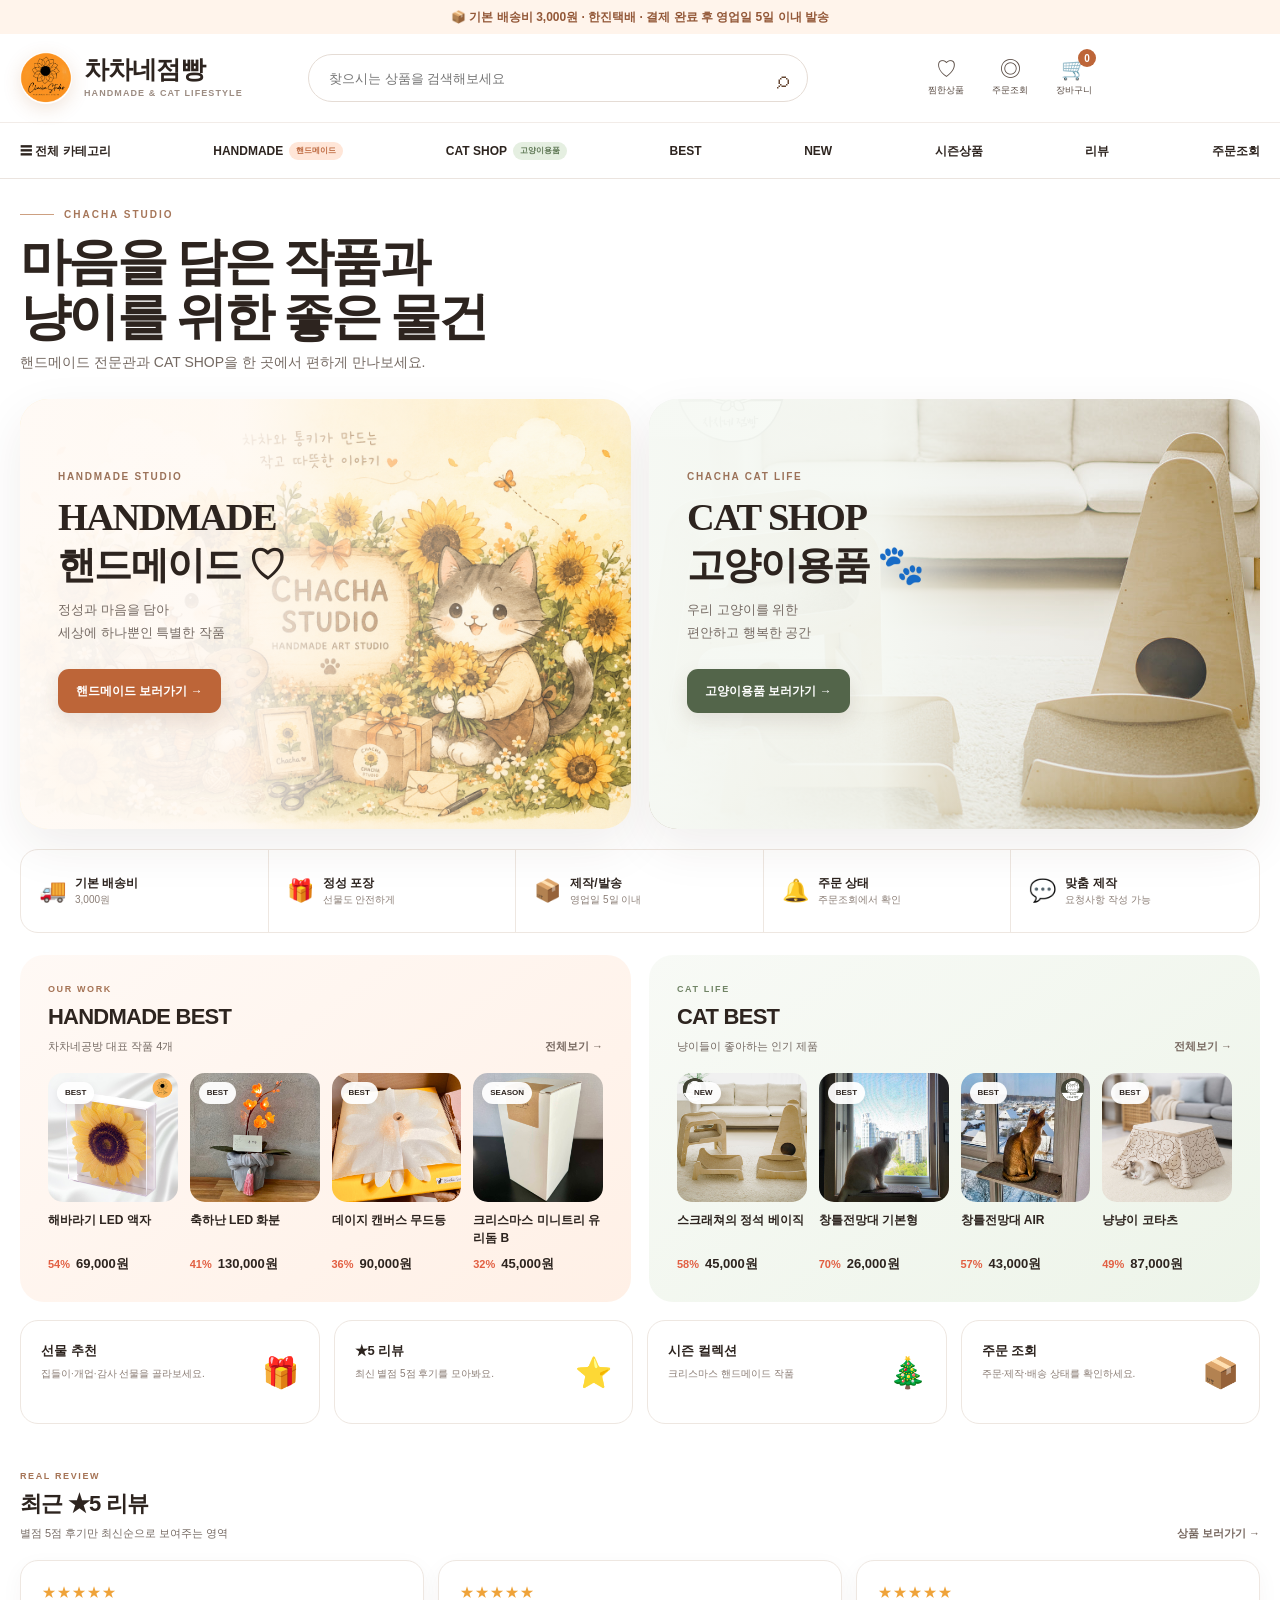
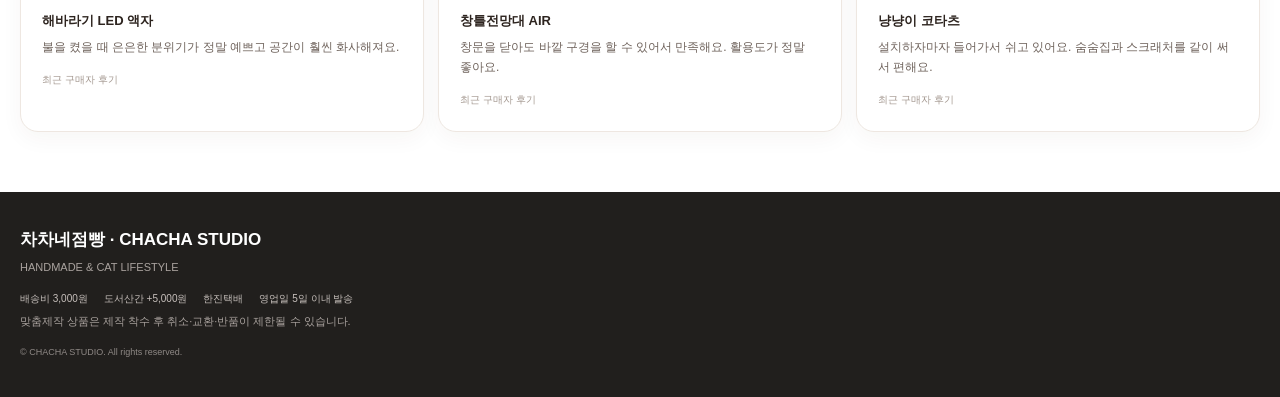
<file: index.html>
<!doctype html><html lang="ko"><head><meta charset="UTF-8"><meta name="viewport" content="width=device-width,initial-scale=1,viewport-fit=cover"><meta name="theme-color" content="#fffaf6"><meta name="description" content="차차네점빵 - 핸드메이드 작품과 고양이용품을 한 곳에서"><title>차차네점빵 | CHACHA STUDIO</title><link rel="stylesheet" href="style.css"></head><body data-page="home">
<div class="top-notice" id="siteNotice">📦 기본 배송비 3,000원 · 한진택배 · 결제 완료 후 영업일 5일 이내 발송</div>
<header class="site-header"><div class="header-main wrap"><a class="brand" href="index.html"><img src="images/logo.PNG" alt="CHACHA STUDIO 로고"><div><strong>차차네점빵</strong><span>HANDMADE & CAT LIFESTYLE</span></div></a><form class="search-box" action="shop.html"><input name="q" type="search" placeholder="찾으시는 상품을 검색해보세요"><button type="submit" aria-label="검색">⌕</button></form><div class="header-actions"><a href="shop.html" class="header-action"><span>♡</span><small>찜한상품</small></a><a href="order-status.html" class="header-action"><span>◎</span><small>주문조회</small></a><a href="order.html" class="header-action cart-link"><span>🛒</span><b class="cart-count">0</b><small>장바구니</small></a><button class="mobile-menu-button" type="button" aria-label="메뉴">☰</button></div></div><nav class="main-nav" id="mainNav"><div class="wrap nav-inner"><a href="shop.html">☰ 전체 카테고리</a><a href="shop.html?shop=handmade"><strong>HANDMADE</strong><span class="pill peach">핸드메이드</span></a><a href="shop.html?shop=cat"><strong>CAT SHOP</strong><span class="pill green">고양이용품</span></a><a href="shop.html?sort=best">BEST</a><a href="shop.html?sort=new">NEW</a><a href="shop.html?category=크리스마스">시즌상품</a><a href="#reviews">리뷰</a><a href="order-status.html">주문조회</a></div></nav></header>
<main><section class="home-intro wrap"><div class="intro-kicker">CHACHA STUDIO</div><h1>마음을 담은 작품과<br>냥이를 위한 좋은 물건</h1><p>핸드메이드 전문관과 CAT SHOP을 한 곳에서 편하게 만나보세요.</p></section>
<section class="dual-hero wrap"><article class="hero-card handmade-hero"><img src="images/hero-main.PNG" alt="차차네공방 해바라기 일러스트"><div class="hero-copy"><span>HANDMADE STUDIO</span><h2>HANDMADE<em>핸드메이드 ♡</em></h2><p>정성과 마음을 담아<br>세상에 하나뿐인 특별한 작품</p><a class="primary-btn handmade-btn" href="shop.html?shop=handmade">핸드메이드 보러가기 →</a></div></article><article class="hero-card cat-hero"><img src="images/cat-01-01.JPG" alt="고양이 스크래처"><div class="hero-copy"><span>CHACHA CAT LIFE</span><h2>CAT SHOP<em>고양이용품 🐾</em></h2><p>우리 고양이를 위한<br>편안하고 행복한 공간</p><a class="primary-btn cat-btn" href="shop.html?shop=cat">고양이용품 보러가기 →</a></div></article></section>
<section class="benefits wrap"><div><b>🚚</b><strong>기본 배송비</strong><span>3,000원</span></div><div><b>🎁</b><strong>정성 포장</strong><span>선물도 안전하게</span></div><div><b>📦</b><strong>제작/발송</strong><span>영업일 5일 이내</span></div><div><b>🔔</b><strong>주문 상태</strong><span>주문조회에서 확인</span></div><div><b>💬</b><strong>맞춤 제작</strong><span>요청사항 작성 가능</span></div></section>
<section class="best-sections wrap"><div class="best-panel handmade-panel"><div class="section-title-row"><div><span>OUR WORK</span><h2>HANDMADE BEST</h2><p>차차네공방 대표 작품 4개</p></div><a href="shop.html?shop=handmade">전체보기 →</a></div><div class="mini-product-grid" id="handmadeBest"></div></div><div class="best-panel cat-panel"><div class="section-title-row"><div><span>CAT LIFE</span><h2>CAT BEST</h2><p>냥이들이 좋아하는 인기 제품</p></div><a href="shop.html?shop=cat">전체보기 →</a></div><div class="mini-product-grid" id="catBest"></div></div></section>
<section class="event-grid wrap"><a href="shop.html?shop=handmade"><strong>선물 추천</strong><span>집들이·개업·감사 선물을 골라보세요.</span><b>🎁</b></a><a href="#reviews"><strong>★5 리뷰</strong><span>최신 별점 5점 후기를 모아봐요.</span><b>⭐</b></a><a href="shop.html?category=크리스마스"><strong>시즌 컬렉션</strong><span>크리스마스 핸드메이드 작품</span><b>🎄</b></a><a href="order-status.html"><strong>주문 조회</strong><span>주문·제작·배송 상태를 확인하세요.</span><b>📦</b></a></section>
<section class="review-section wrap" id="reviews"><div class="section-title-row"><div><span>REAL REVIEW</span><h2>최근 ★5 리뷰</h2><p>별점 5점 후기만 최신순으로 보여주는 영역</p></div><a href="shop.html">상품 보러가기 →</a></div><div class="review-grid"><article><div class="stars">★★★★★</div><strong>해바라기 LED 액자</strong><p>불을 켰을 때 은은한 분위기가 정말 예쁘고 공간이 훨씬 화사해져요.</p><span>최근 구매자 후기</span></article><article><div class="stars">★★★★★</div><strong>창틀전망대 AIR</strong><p>창문을 닫아도 바깥 구경을 할 수 있어서 만족해요. 활용도가 정말 좋아요.</p><span>최근 구매자 후기</span></article><article><div class="stars">★★★★★</div><strong>냥냥이 코타츠</strong><p>설치하자마자 들어가서 쉬고 있어요. 숨숨집과 스크래처를 같이 써서 편해요.</p><span>최근 구매자 후기</span></article></div></section></main>
<footer class="site-footer"><div class="wrap footer-inner"><strong>차차네점빵 · CHACHA STUDIO</strong><p>HANDMADE & CAT LIFESTYLE</p><div class="footer-policy"><span>배송비 3,000원</span><span>도서산간 +5,000원</span><span>한진택배</span><span>영업일 5일 이내 발송</span></div><p>맞춤제작 상품은 제작 착수 후 취소·교환·반품이 제한될 수 있습니다.</p><small>© CHACHA STUDIO. All rights reserved.</small></div></footer><script src="products.js"></script><script src="script.js"></script></body></html>
</file>
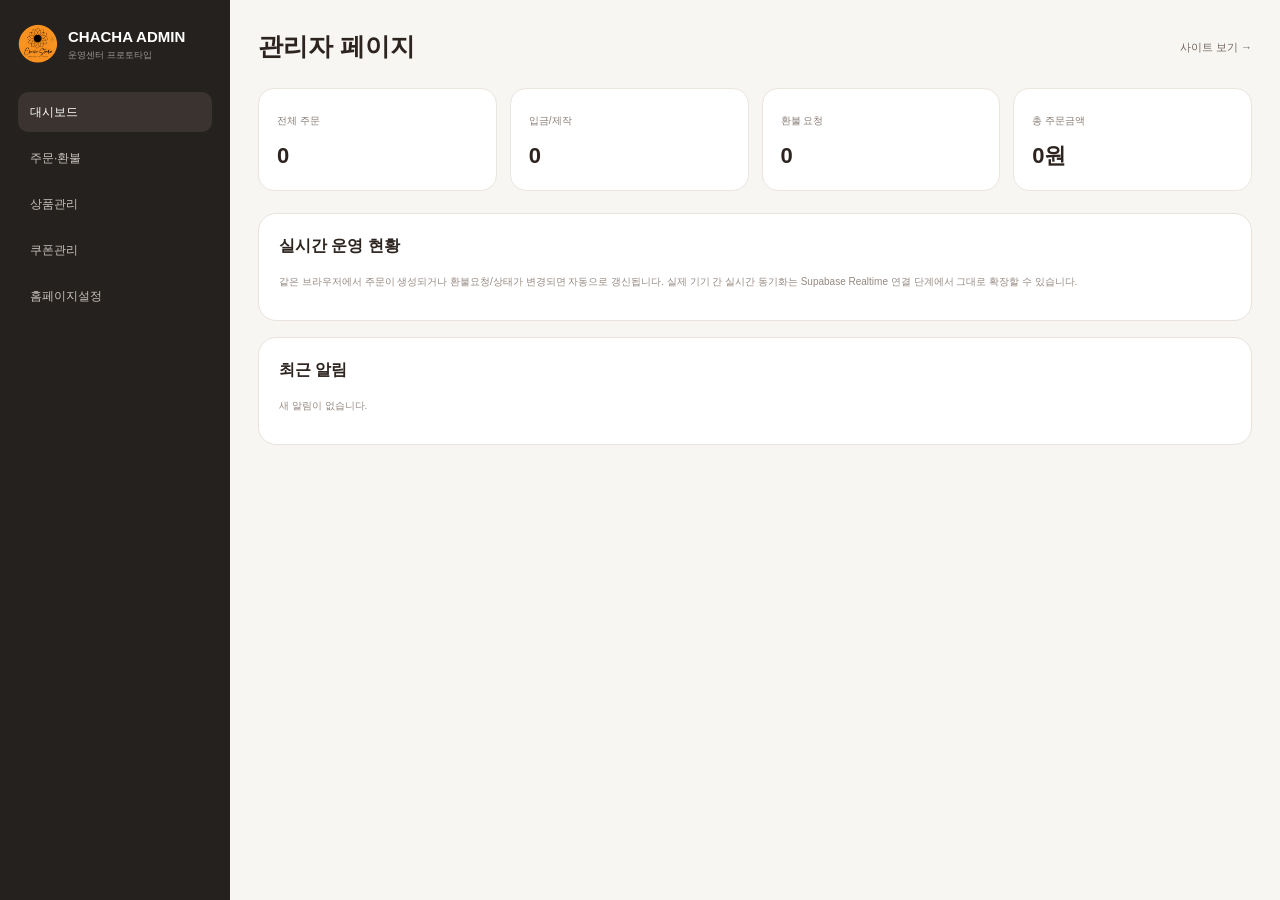
<file: admin.html>
<!doctype html><html lang="ko"><head><meta charset="UTF-8"><meta name="viewport" content="width=device-width,initial-scale=1"><title>관리자 | 차차네점빵</title><link rel="stylesheet" href="style.css"></head><body class="admin-body" data-page="admin"><div class="admin-shell"><aside class="admin-side"><div class="admin-brand"><img src="images/logo.PNG"><div><strong>CHACHA ADMIN</strong><div style="font-size:9px;color:#999">운영센터 프로토타입</div></div></div><nav id="adminNav"><button class="active" data-panel="dashboard">대시보드</button><button data-panel="orders">주문·환불</button><button data-panel="products">상품관리</button><button data-panel="coupons">쿠폰관리</button><button data-panel="settings">홈페이지설정</button></nav></aside><main class="admin-main"><div class="admin-top"><h1>관리자 페이지</h1><a href="index.html">사이트 보기 →</a></div><div class="admin-cards" id="adminStats"></div><section class="admin-panel active" id="panel-dashboard"><div class="admin-box"><h2>실시간 운영 현황</h2><p class="admin-note">같은 브라우저에서 주문이 생성되거나 환불요청/상태가 변경되면 자동으로 갱신됩니다. 실제 기기 간 실시간 동기화는 Supabase Realtime 연결 단계에서 그대로 확장할 수 있습니다.</p></div><div class="admin-box"><h2>최근 알림</h2><div id="adminAlerts"></div></div></section><section class="admin-panel" id="panel-orders"><div class="admin-box"><h2>주문 · 환불 관리</h2><div id="adminOrders"></div></div></section><section class="admin-panel" id="panel-products"><div class="admin-box"><h2>상품 관리</h2><div id="adminProducts"></div><p class="admin-note">상품명·가격·대표상품 여부를 수정할 수 있습니다. 이미지 업로드와 전체 사이트 영구 반영은 Supabase Storage 연결 후 관리자에서 처리하도록 확장합니다.</p></div></section><section class="admin-panel" id="panel-coupons"><div class="admin-box"><h2>쿠폰 만들기</h2><form class="admin-form" id="couponForm"><label>쿠폰명<input name="name" required placeholder="웰컴 쿠폰"></label><label>쿠폰코드<input name="code" required placeholder="WELCOME2000"></label><label>할인방식<select name="type"><option value="fixed">정액 할인</option><option value="percent">정률 할인</option></select></label><label>할인값<input name="value" type="number" required value="2000"></label><label>최소 주문금액<input name="min" type="number" value="0"></label><label>최대 할인금액<input name="max" type="number" value="0"></label><button>쿠폰 저장</button></form><div id="couponList"></div></div></section><section class="admin-panel" id="panel-settings"><div class="admin-box"><h2>홈페이지 설정</h2><form class="admin-form" id="settingsForm"><label class="full">상단 공지<input name="notice" placeholder="배송 및 이벤트 공지"></label><label>기본 배송비<input name="shipping" type="number" value="3000"></label><label>도서산간 추가<input name="remote" type="number" value="5000"></label><label>택배사<input name="courier" value="한진택배"></label><label>발송 안내<input name="lead" value="영업일 5일 이내 발송"></label><button>설정 저장</button></form></div></section></main></div><script src="products.js"></script><script src="script.js"></script></body></html>
</file>
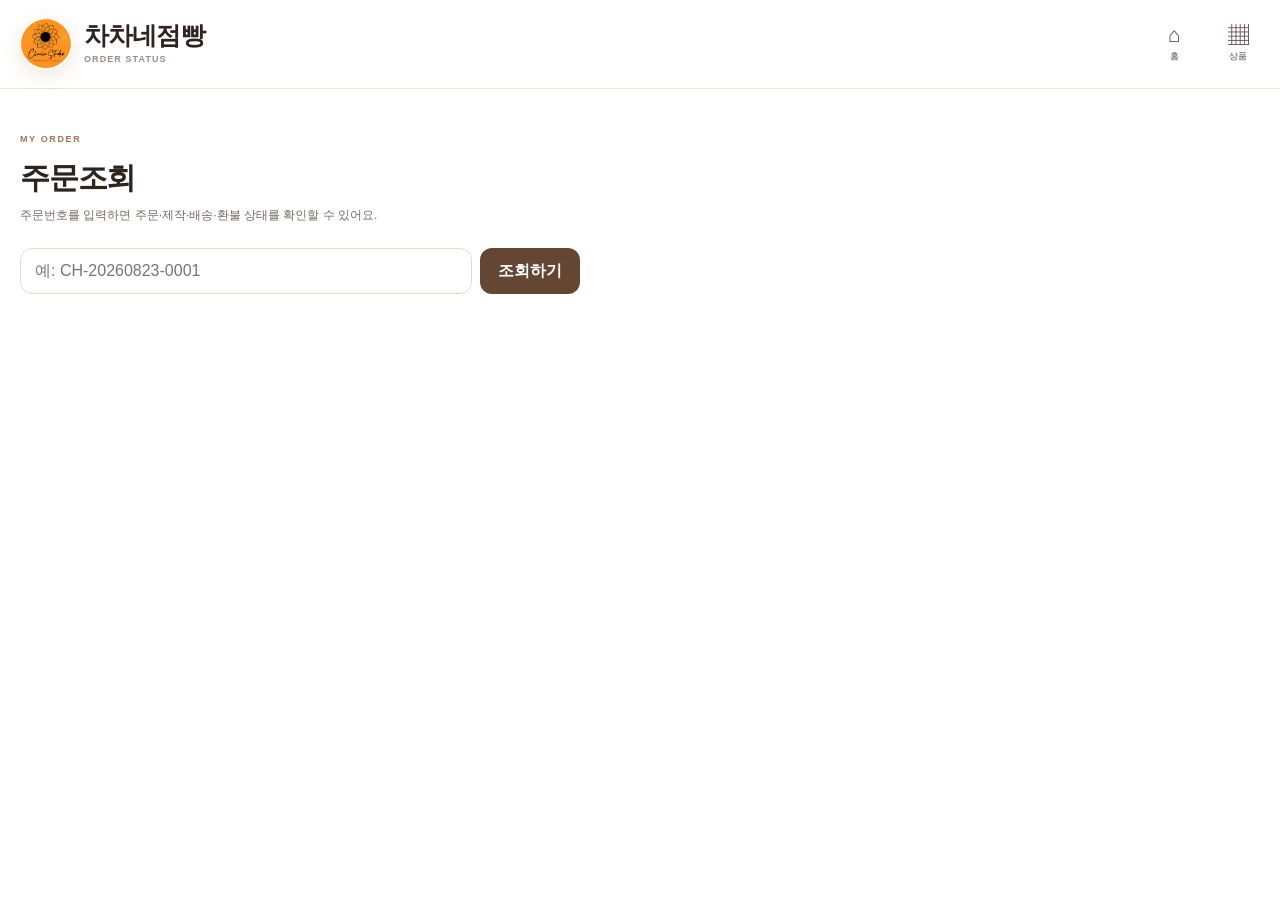
<file: order-status.html>
<!doctype html><html lang="ko"><head><meta charset="UTF-8"><meta name="viewport" content="width=device-width,initial-scale=1"><title>주문조회 | 차차네점빵</title><link rel="stylesheet" href="style.css"></head><body data-page="status"><header class="site-header simple-header"><div class="header-main wrap"><a class="brand" href="index.html"><img src="images/logo.PNG"><div><strong>차차네점빵</strong><span>ORDER STATUS</span></div></a><div></div><div class="header-actions"><a href="index.html" class="header-action"><span>⌂</span><small>홈</small></a><a href="shop.html" class="header-action"><span>▦</span><small>상품</small></a></div></div></header><main class="status-page wrap"><div class="page-heading"><span>MY ORDER</span><h1>주문조회</h1><p>주문번호를 입력하면 주문·제작·배송·환불 상태를 확인할 수 있어요.</p></div><form class="status-search" id="statusSearch"><input id="orderNoInput" placeholder="예: CH-20260823-0001"><button>조회하기</button></form><div id="statusResult"></div></main><script src="products.js"></script><script src="script.js"></script></body></html>
</file>
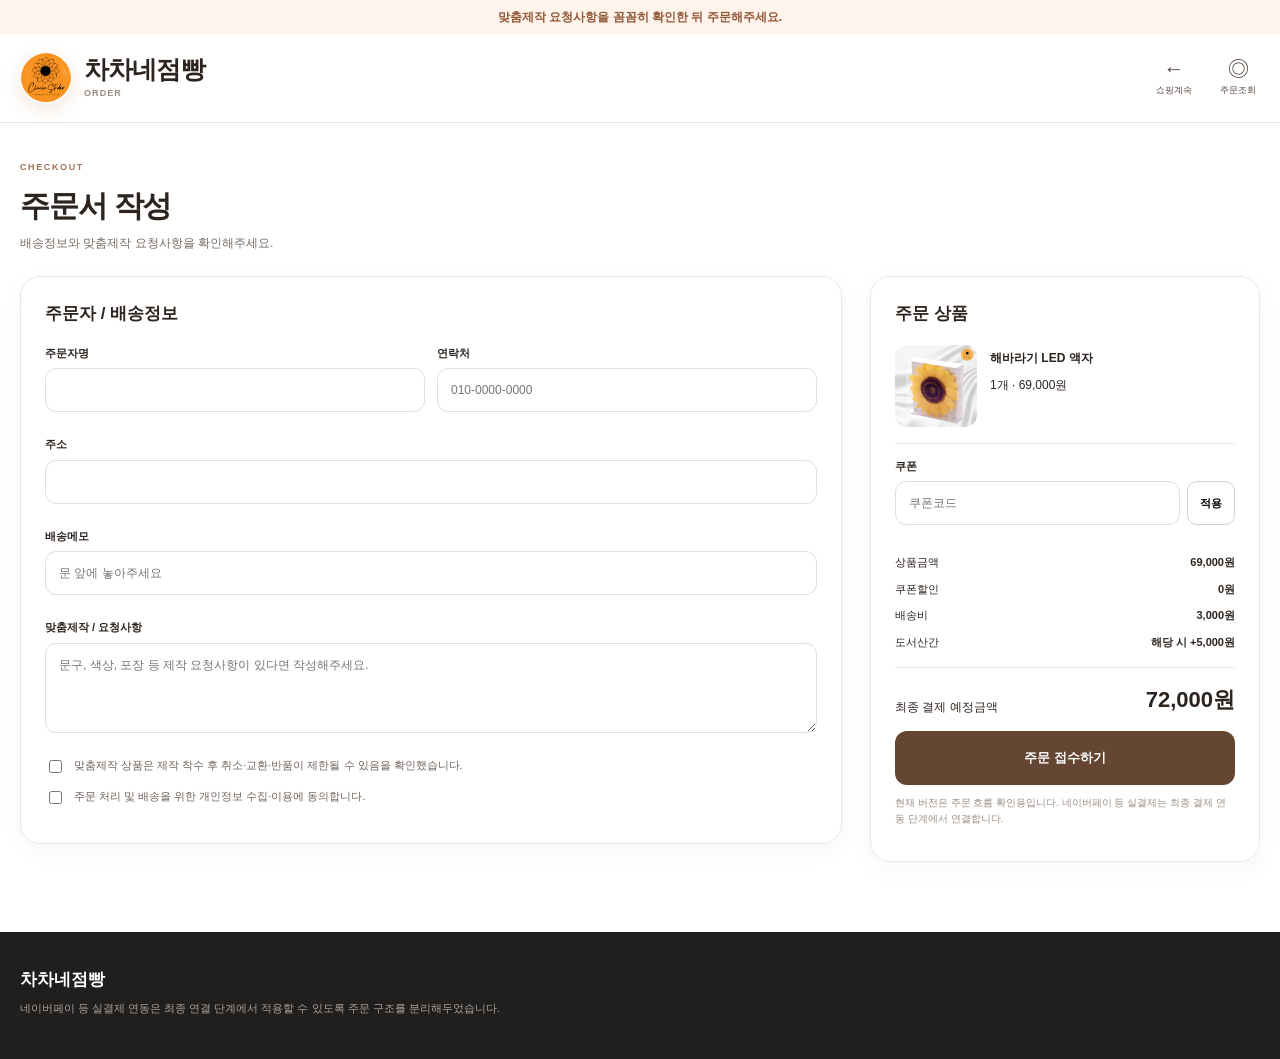
<file: order.html>
<!doctype html><html lang="ko"><head><meta charset="UTF-8"><meta name="viewport" content="width=device-width,initial-scale=1"><title>주문서 | 차차네점빵</title><link rel="stylesheet" href="style.css"></head><body data-page="order"><div class="top-notice">맞춤제작 요청사항을 꼼꼼히 확인한 뒤 주문해주세요.</div><header class="site-header simple-header"><div class="header-main wrap"><a class="brand" href="index.html"><img src="images/logo.PNG"><div><strong>차차네점빵</strong><span>ORDER</span></div></a><div></div><div class="header-actions"><a href="shop.html" class="header-action"><span>←</span><small>쇼핑계속</small></a><a href="order-status.html" class="header-action"><span>◎</span><small>주문조회</small></a></div></div></header><main class="order-page wrap" id="orderRoot"></main><footer class="site-footer"><div class="wrap footer-inner"><strong>차차네점빵</strong><p>네이버페이 등 실결제 연동은 최종 연결 단계에서 적용할 수 있도록 주문 구조를 분리해두었습니다.</p></div></footer><script src="products.js"></script><script src="script.js"></script></body></html>
</file>
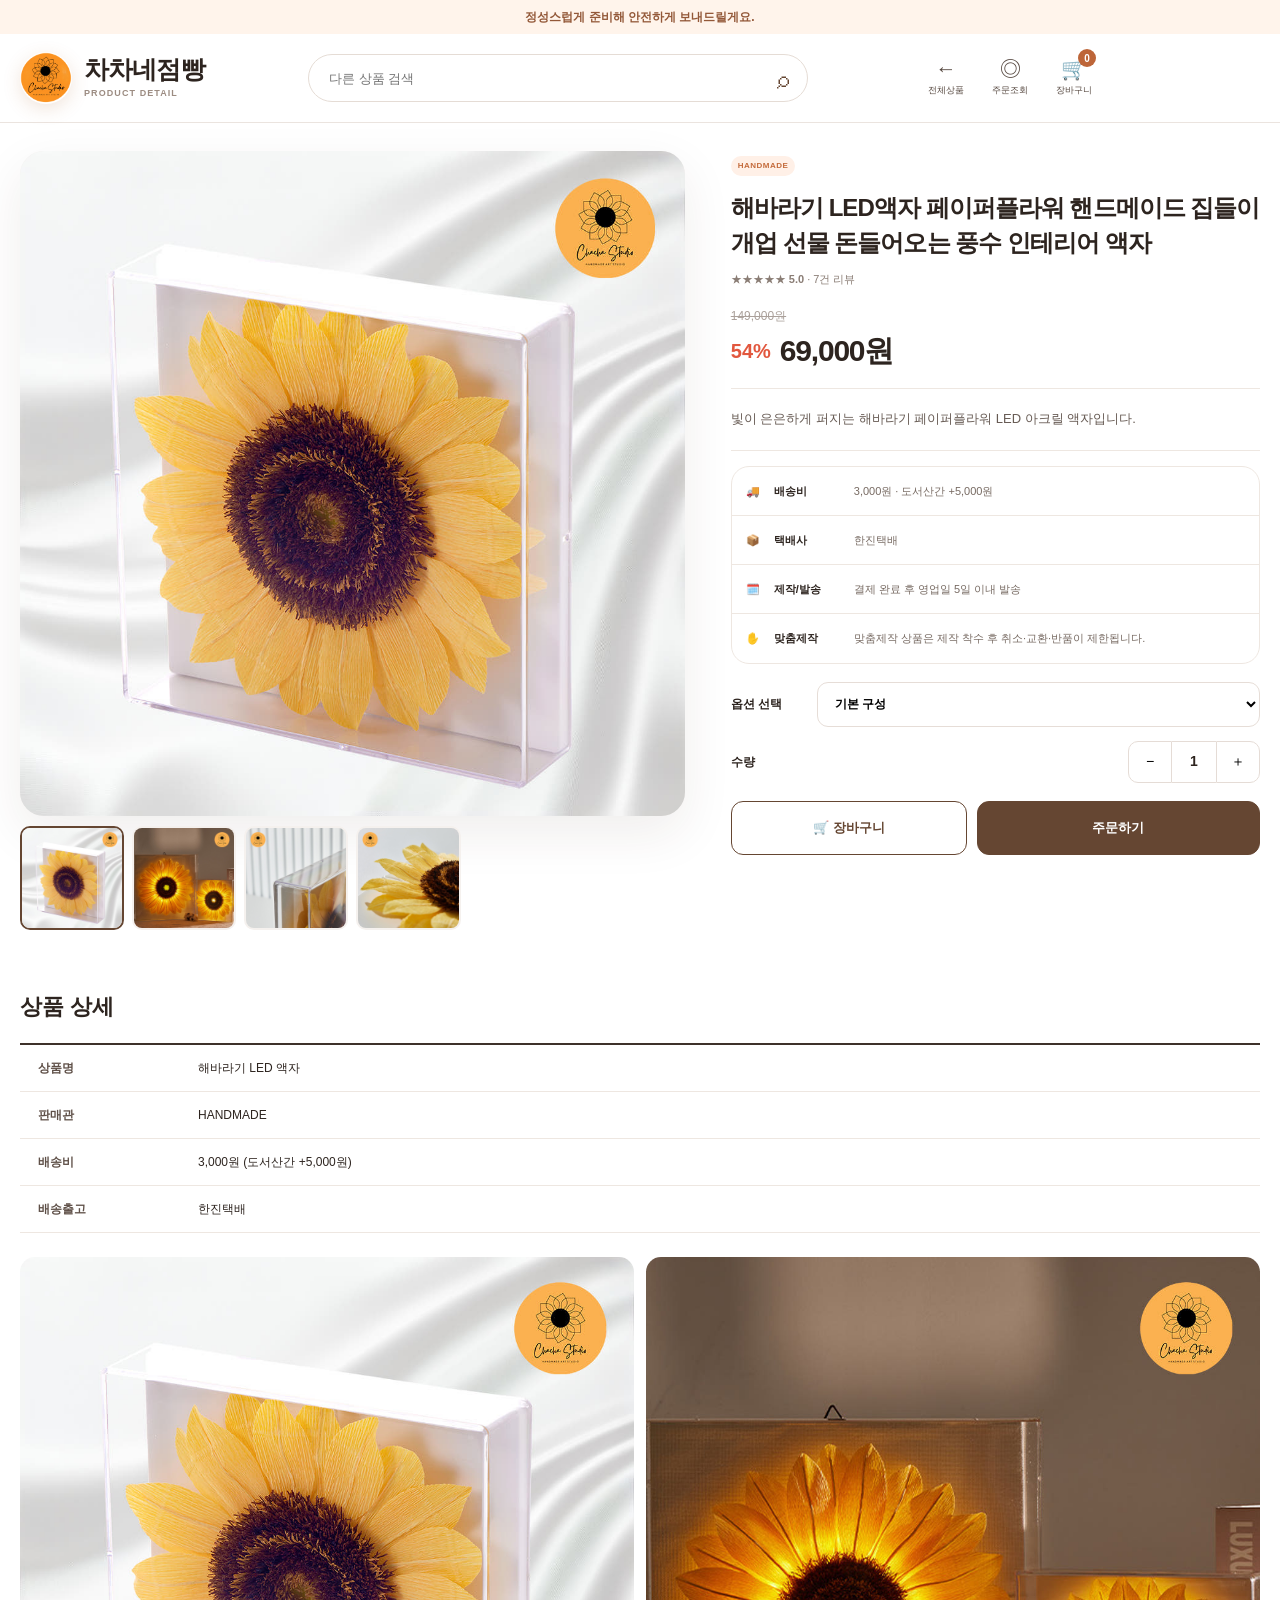
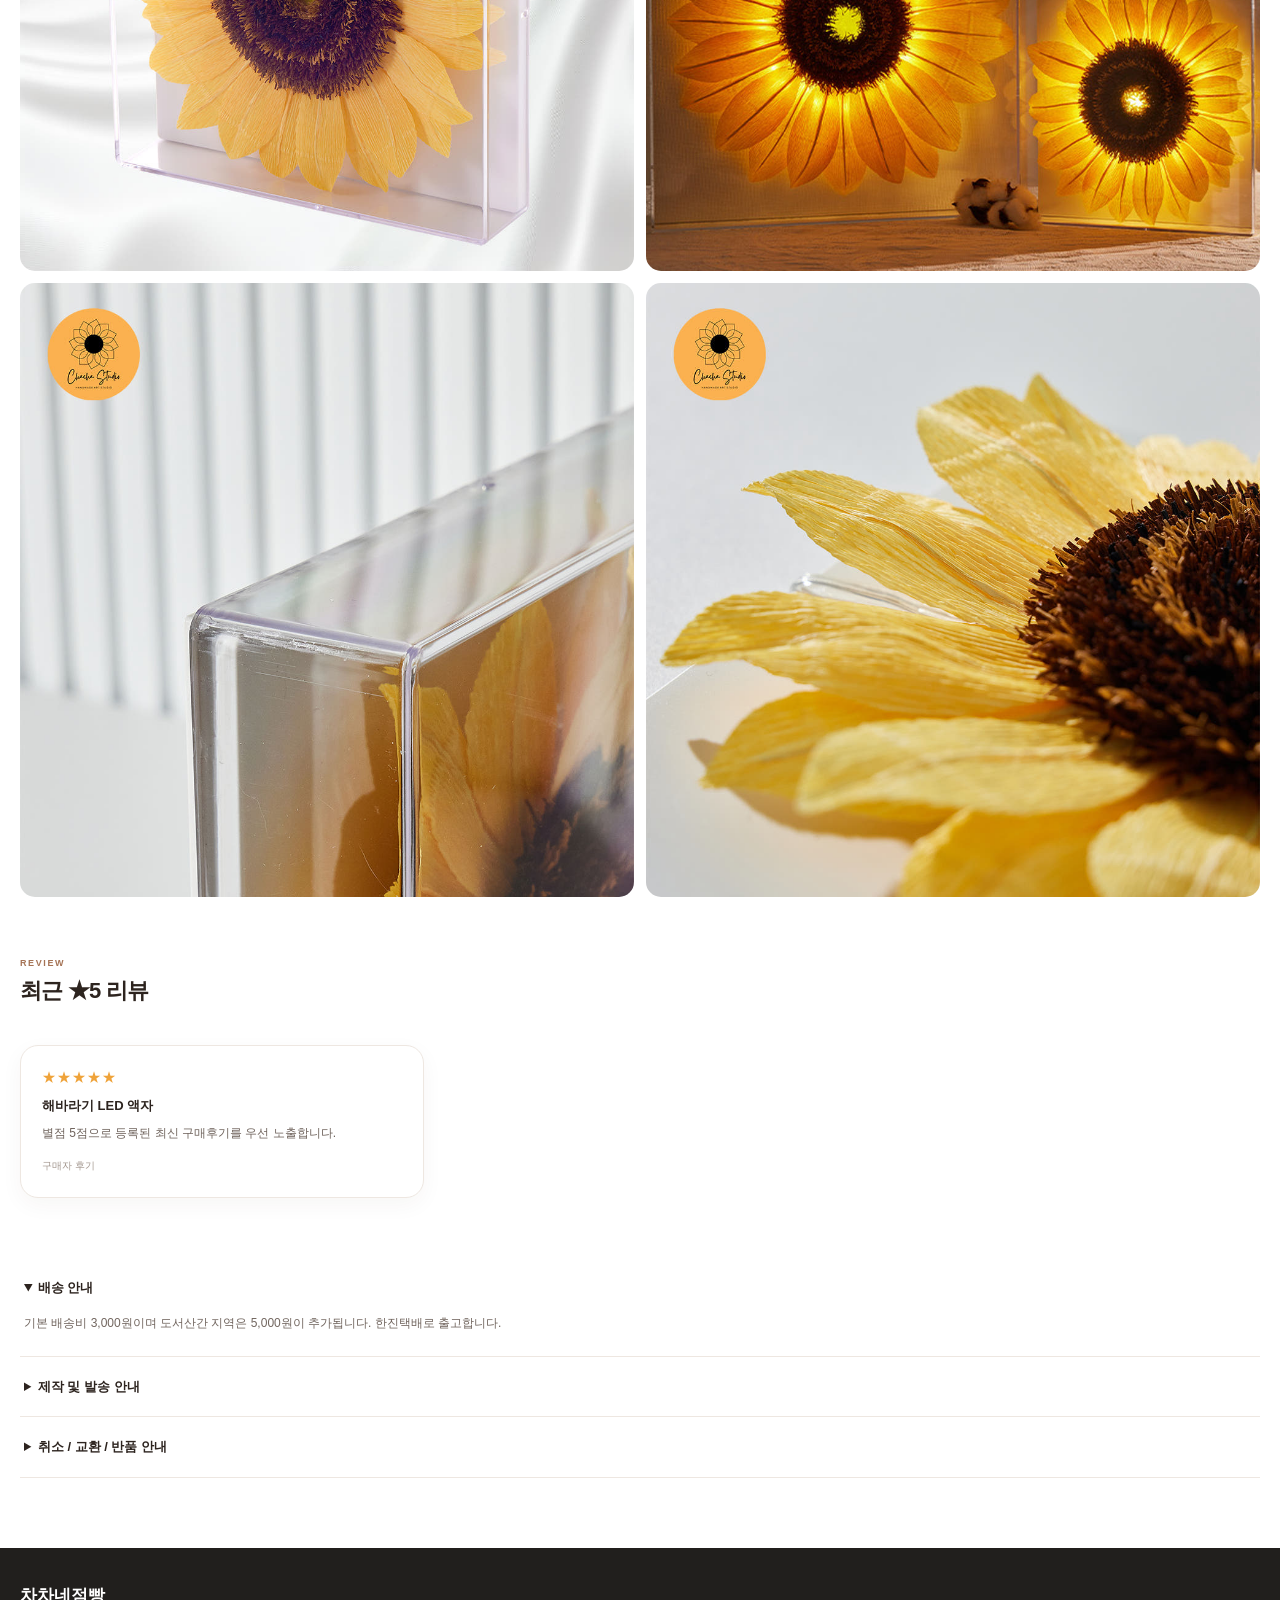
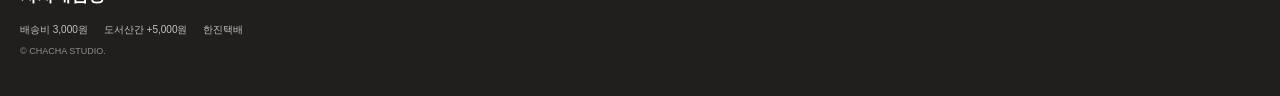
<file: product.html>
<!doctype html><html lang="ko"><head><meta charset="UTF-8"><meta name="viewport" content="width=device-width,initial-scale=1"><title>상품 상세 | 차차네점빵</title><link rel="stylesheet" href="style.css"></head><body data-page="product"><div class="top-notice">정성스럽게 준비해 안전하게 보내드릴게요.</div><header class="site-header"><div class="header-main wrap"><a class="brand" href="index.html"><img src="images/logo.PNG" alt="로고"><div><strong>차차네점빵</strong><span>PRODUCT DETAIL</span></div></a><form class="search-box" action="shop.html"><input name="q" placeholder="다른 상품 검색"><button>⌕</button></form><div class="header-actions"><a href="shop.html" class="header-action"><span>←</span><small>전체상품</small></a><a href="order-status.html" class="header-action"><span>◎</span><small>주문조회</small></a><a href="order.html" class="header-action cart-link"><span>🛒</span><b class="cart-count">0</b><small>장바구니</small></a></div></div></header><main class="product-detail wrap" id="productDetail"></main><footer class="site-footer"><div class="wrap footer-inner"><strong>차차네점빵</strong><div class="footer-policy"><span>배송비 3,000원</span><span>도서산간 +5,000원</span><span>한진택배</span></div><small>© CHACHA STUDIO.</small></div></footer><script src="products.js"></script><script src="script.js"></script></body></html>
</file>
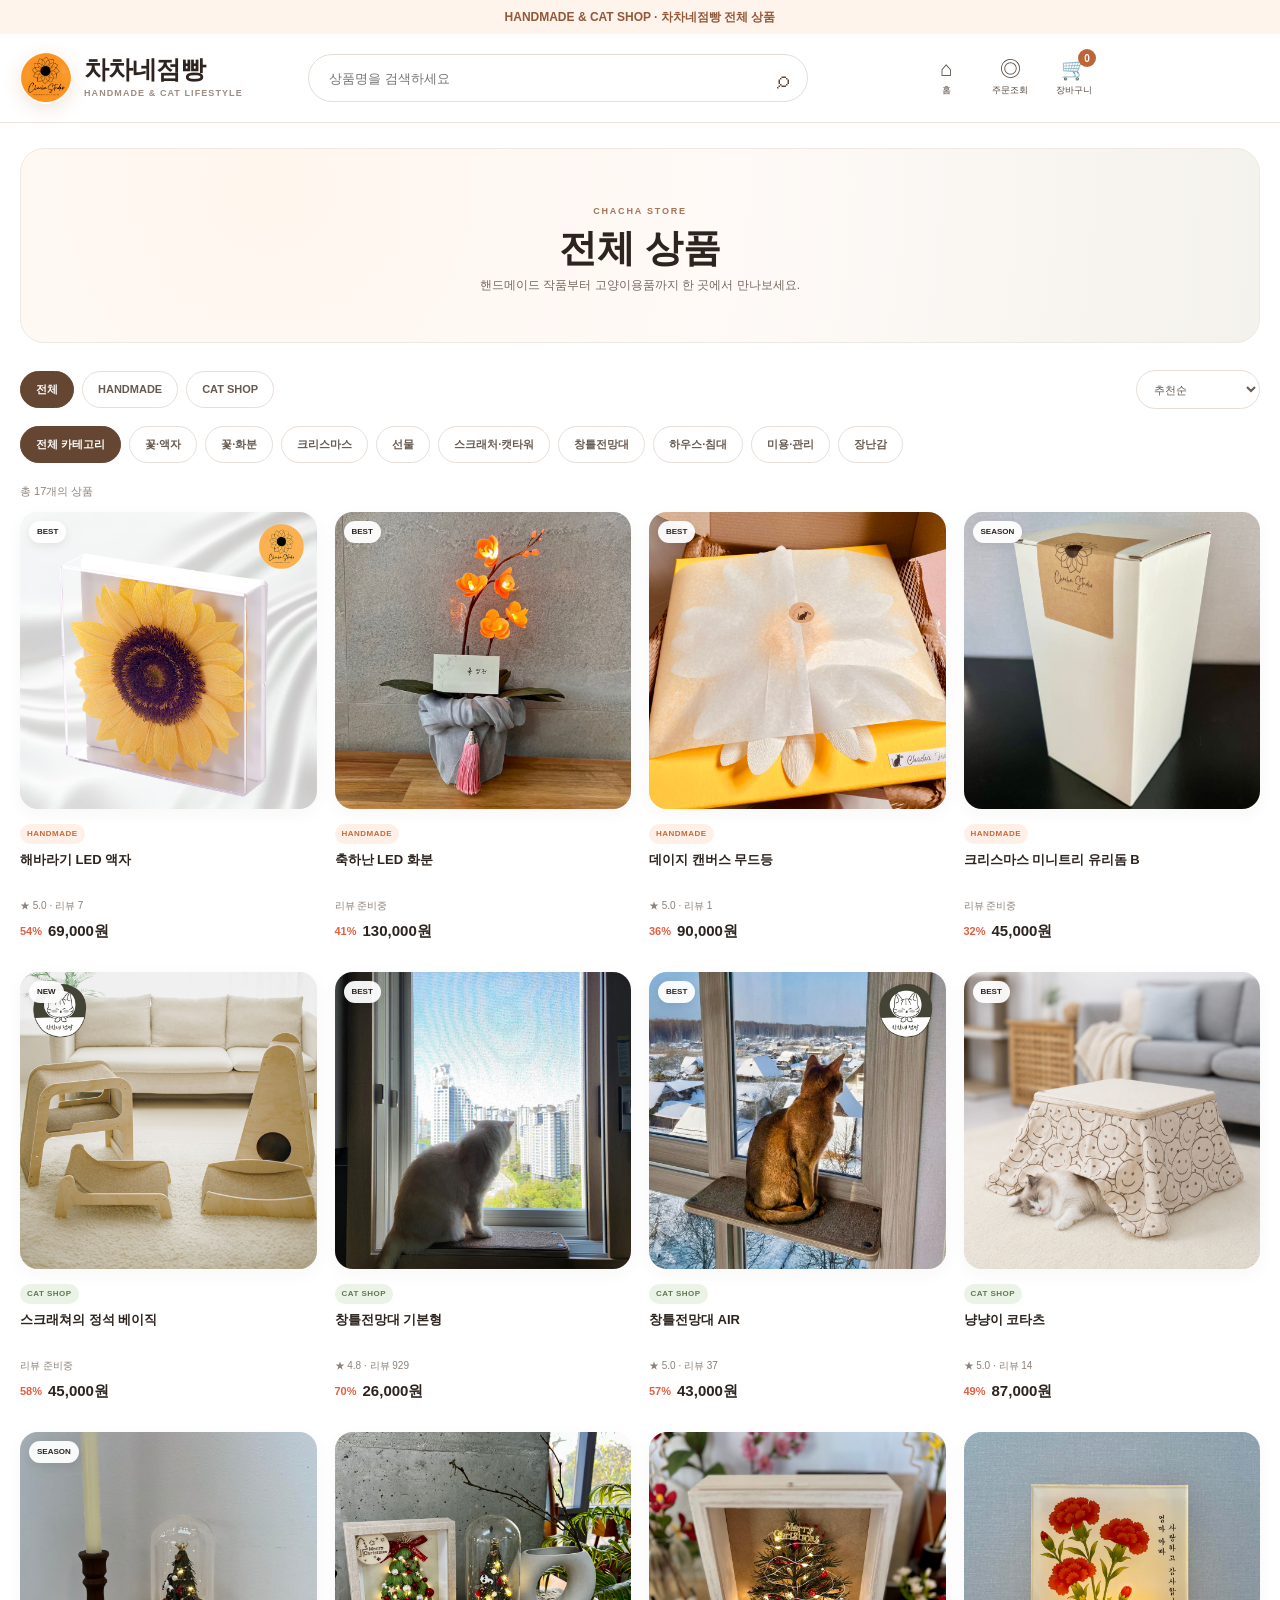
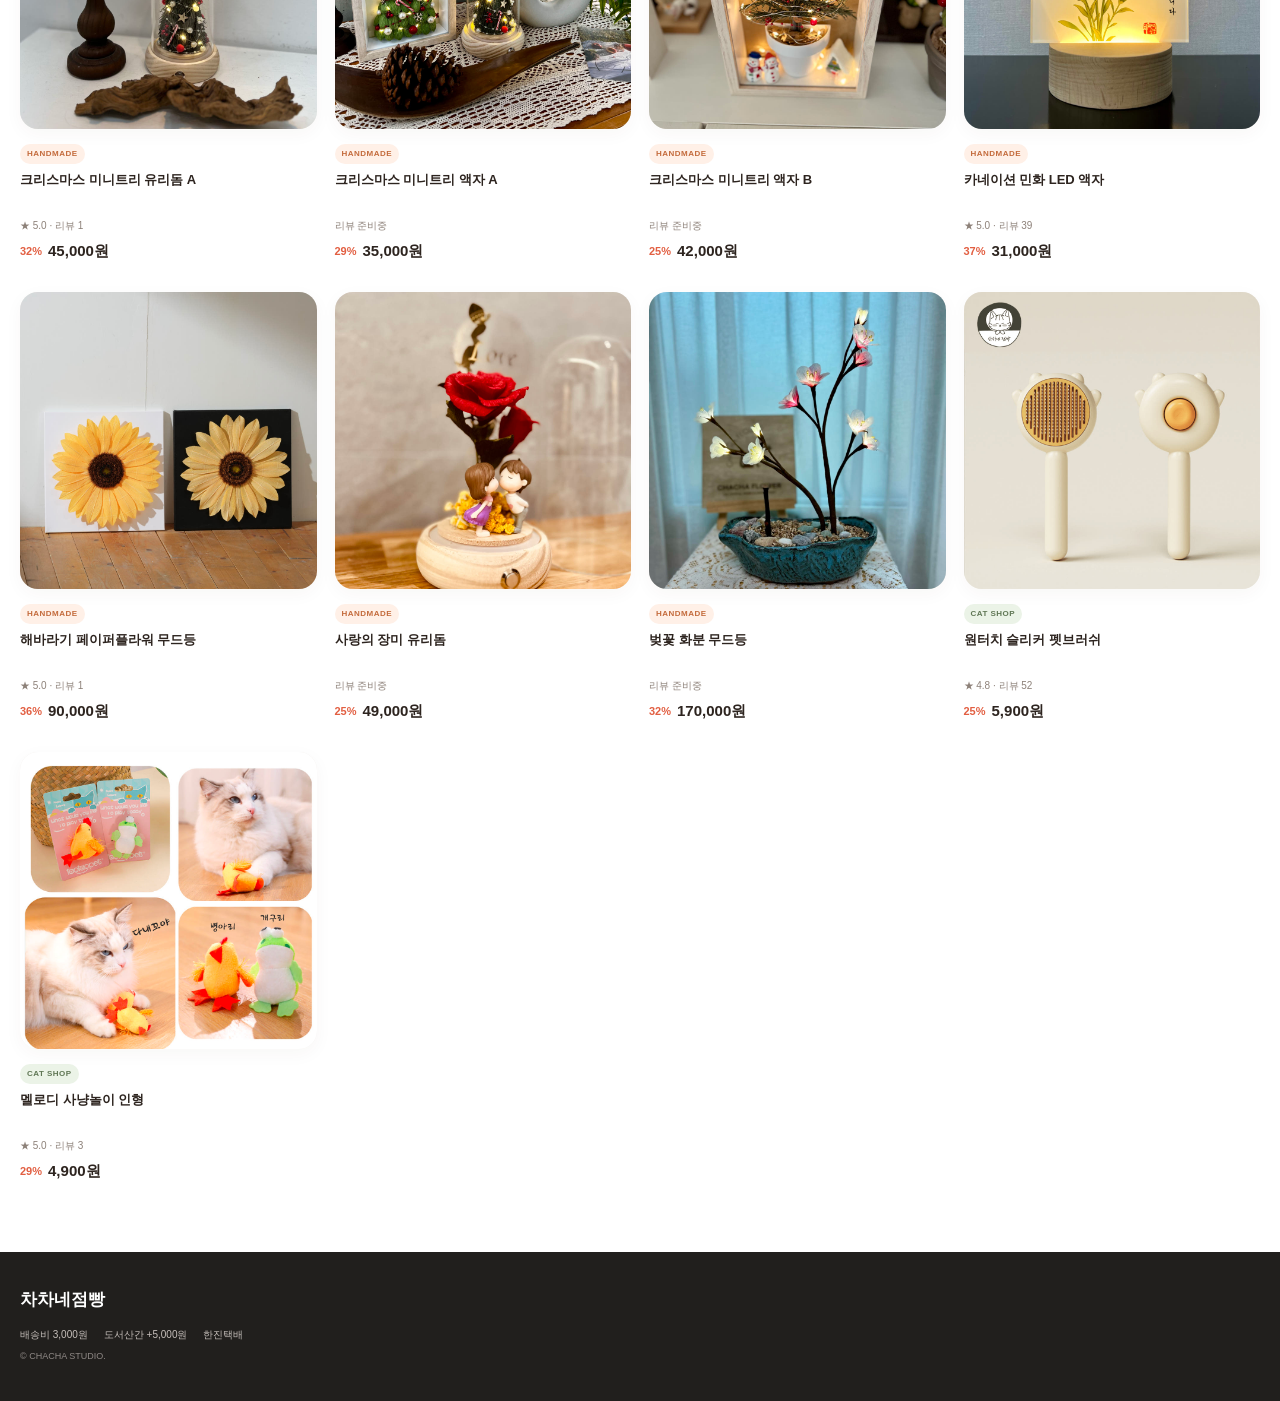
<file: shop.html>
<!doctype html><html lang="ko"><head><meta charset="UTF-8"><meta name="viewport" content="width=device-width,initial-scale=1"><title>전체 상품 | 차차네점빵</title><link rel="stylesheet" href="style.css"></head><body data-page="shop"><div class="top-notice">HANDMADE & CAT SHOP · 차차네점빵 전체 상품</div><header class="site-header"><div class="header-main wrap"><a class="brand" href="index.html"><img src="images/logo.PNG" alt="로고"><div><strong>차차네점빵</strong><span>HANDMADE & CAT LIFESTYLE</span></div></a><form class="search-box" id="shopSearch"><input id="searchInput" type="search" placeholder="상품명을 검색하세요"><button>⌕</button></form><div class="header-actions"><a href="index.html" class="header-action"><span>⌂</span><small>홈</small></a><a href="order-status.html" class="header-action"><span>◎</span><small>주문조회</small></a><a href="order.html" class="header-action cart-link"><span>🛒</span><b class="cart-count">0</b><small>장바구니</small></a><button class="mobile-menu-button" type="button">☰</button></div></div></header><main class="shop-page wrap"><section class="shop-hero"><span>CHACHA STORE</span><h1>전체 상품</h1><p>핸드메이드 작품부터 고양이용품까지 한 곳에서 만나보세요.</p></section><section class="shop-toolbar"><div class="filter-tabs" id="shopTabs"><button data-shop="all" class="active">전체</button><button data-shop="handmade">HANDMADE</button><button data-shop="cat">CAT SHOP</button></div><select id="sortSelect"><option value="featured">추천순</option><option value="new">신상품순</option><option value="low">낮은가격순</option><option value="high">높은가격순</option><option value="rating">평점순</option></select></section><div class="category-chips" id="categoryChips"></div><div class="product-count" id="productCount"></div><section class="product-grid" id="productGrid"></section></main><footer class="site-footer"><div class="wrap footer-inner"><strong>차차네점빵</strong><div class="footer-policy"><span>배송비 3,000원</span><span>도서산간 +5,000원</span><span>한진택배</span></div><small>© CHACHA STUDIO.</small></div></footer><script src="products.js"></script><script src="script.js"></script></body></html>
</file>
<file: style.css>
/* CHACHA STUDIO · premium responsive storefront */
:root{
  --ink:#2d241f;--muted:#756a63;--subtle:#9f948d;--line:#eee7e1;--paper:#fff;--cream:#fffaf6;
  --peach:#ee9b67;--orange:#bd6538;--orange-dark:#94502e;--brown:#654632;--green:#728466;--green-dark:#53654a;
  --soft-peach:#fff1e7;--soft-green:#eff5ec;--soft-gold:#fbf4df;--shadow:0 18px 50px rgba(65,44,31,.08);
  --shadow-sm:0 8px 24px rgba(65,44,31,.07);--radius-xl:28px;--radius-lg:20px;--radius-md:14px;
}
*{box-sizing:border-box}html{scroll-behavior:smooth;-webkit-text-size-adjust:100%}body{margin:0;background:#fff;color:var(--ink);font-family:-apple-system,BlinkMacSystemFont,"Apple SD Gothic Neo","Noto Sans KR",sans-serif;line-height:1.5;overflow-x:hidden}a{color:inherit;text-decoration:none}button,input,select,textarea{font:inherit}button{cursor:pointer}img{display:block;max-width:100%}.wrap{width:min(1240px,calc(100% - 40px));margin-inline:auto}

/* shared header */
.top-notice{display:flex;align-items:center;justify-content:center;min-height:34px;padding:7px 16px;background:#fff4eb;color:#935838;font-size:12px;font-weight:800;text-align:center}.site-header{position:sticky;top:0;z-index:80;background:rgba(255,255,255,.94);backdrop-filter:blur(18px);border-bottom:1px solid rgba(231,222,216,.8)}.header-main{min-height:88px;display:grid;grid-template-columns:260px minmax(260px,500px) 260px;gap:28px;align-items:center}.brand{display:flex;align-items:center;gap:12px;min-width:0}.brand img{width:52px;height:52px;border-radius:50%;object-fit:cover;box-shadow:0 5px 18px rgba(174,103,50,.17);flex:none}.brand strong{display:block;font:700 25px/1.1 Georgia,"Times New Roman",serif;letter-spacing:-.035em;white-space:nowrap}.brand span{display:block;margin-top:4px;color:#9c8c82;font-size:9px;font-weight:700;letter-spacing:.12em;white-space:nowrap}.search-box{position:relative;width:100%}.search-box input{width:100%;height:48px;padding:0 52px 0 20px;border:1px solid #e5dcd5;border-radius:999px;background:#fff;outline:none;color:var(--ink);font-size:13px;transition:.2s}.search-box input:focus{border-color:#c28e6d;box-shadow:0 0 0 4px rgba(194,142,109,.11)}.search-box button{position:absolute;right:7px;top:6px;width:36px;height:36px;border:0;background:transparent;color:var(--brown);font-size:24px}.header-actions{display:flex;justify-content:flex-end;align-items:center;gap:20px}.header-action{position:relative;display:grid;justify-items:center;min-width:44px;color:#574941}.header-action span{font-size:21px;line-height:1}.header-action small{margin-top:5px;font-size:9px;white-space:nowrap}.cart-count{position:absolute;right:0;top:-9px;display:grid;place-items:center;min-width:18px;height:18px;padding:0 5px;border-radius:999px;background:var(--orange);color:#fff;font-size:10px}.mobile-menu-button{display:none;border:0;background:transparent;padding:7px;font-size:25px;color:var(--ink)}.main-nav{border-top:1px solid #f2ece8;background:#fff}.nav-inner{display:flex;align-items:center;justify-content:space-between;gap:20px;min-height:55px;overflow-x:auto;scrollbar-width:none}.nav-inner::-webkit-scrollbar{display:none}.nav-inner a{display:flex;align-items:center;gap:6px;flex:none;font-size:12px;font-weight:800;white-space:nowrap}.pill{padding:3px 7px;border-radius:999px;font-size:8px}.pill.peach{background:#ffe6d8;color:#bd683e}.pill.green{background:#e5efe1;color:#5c7552}

/* home */
.home-intro{padding:28px 0 6px}.intro-kicker{display:flex;align-items:center;gap:10px;color:#a67659;font-size:10px;font-weight:900;letter-spacing:.2em}.intro-kicker:before{content:"";width:34px;height:1px;background:#cda081}.home-intro h1{max-width:780px;margin:12px 0 7px;font:700 clamp(28px,4vw,52px)/1.08 Georgia,"Times New Roman",serif;letter-spacing:-.05em}.home-intro p{margin:0;color:var(--muted);font-size:14px}.dual-hero{display:grid;grid-template-columns:1fr 1fr;gap:18px;padding-top:20px}.hero-card{position:relative;min-height:430px;border-radius:var(--radius-xl);overflow:hidden;box-shadow:var(--shadow);isolation:isolate}.hero-card>img{position:absolute;inset:0;width:100%;height:100%;object-fit:cover;z-index:-2}.hero-card:after{content:"";position:absolute;inset:0;z-index:-1;background:linear-gradient(90deg,rgba(255,250,246,.98) 0%,rgba(255,250,246,.92) 36%,rgba(255,250,246,.5) 55%,rgba(255,250,246,.08) 100%)}.cat-hero:after{background:linear-gradient(90deg,rgba(246,249,244,.99) 0%,rgba(246,249,244,.92) 38%,rgba(246,249,244,.5) 56%,rgba(246,249,244,.08) 100%)}.hero-copy{width:53%;padding:64px 38px}.hero-copy>span{font-size:10px;font-weight:900;letter-spacing:.17em;color:#9b7259}.hero-copy h2{margin:10px 0 14px;font:700 clamp(30px,3vw,44px)/1.05 Georgia,"Times New Roman",serif;letter-spacing:-.04em}.hero-copy h2 em{display:block;margin-top:8px;font:700 20px/1.3 inherit;font-style:normal}.hero-copy p{margin:0;color:var(--muted);font-size:13px;line-height:1.75}.primary-btn{display:inline-flex;align-items:center;justify-content:center;margin-top:24px;padding:13px 18px;border-radius:11px;color:#fff;font-size:12px;font-weight:850;box-shadow:0 8px 20px rgba(104,67,47,.13)}.handmade-btn{background:var(--orange)}.cat-btn{background:var(--green-dark)}
.benefits{display:grid;grid-template-columns:repeat(5,1fr);margin-top:20px;border:1px solid var(--line);border-radius:18px;background:#fff;overflow:hidden}.benefits>div{min-height:82px;display:grid;grid-template-columns:36px 1fr;grid-template-rows:auto auto;align-content:center;padding:13px 18px;border-right:1px solid var(--line)}.benefits>div:last-child{border-right:0}.benefits b{grid-row:1/3;align-self:center;font-size:22px}.benefits strong{font-size:12px}.benefits span{font-size:10px;color:#8b7e76}
.best-sections{display:grid;grid-template-columns:1fr 1fr;gap:18px;margin-top:22px}.best-panel{padding:28px;border-radius:24px}.handmade-panel{background:linear-gradient(145deg,#fff9f5,#fff0e6)}.cat-panel{background:linear-gradient(145deg,#f8faf6,#edf4e9)}.section-title-row{display:flex;align-items:flex-end;justify-content:space-between;gap:18px;margin-bottom:18px}.section-title-row>div>span{display:block;margin-bottom:4px;color:#a57355;font-size:9px;font-weight:900;letter-spacing:.18em}.cat-panel .section-title-row>div>span{color:#718466}.section-title-row h2{margin:0;font-size:22px;letter-spacing:-.035em}.section-title-row p{margin:5px 0 0;color:var(--muted);font-size:11px}.section-title-row>a{font-size:11px;font-weight:800;color:#76675f;white-space:nowrap}.mini-product-grid{display:grid;grid-template-columns:repeat(4,minmax(0,1fr));gap:12px}.mini-product-card{min-width:0}.product-thumb{position:relative;aspect-ratio:1/1;overflow:hidden;border-radius:15px;background:#f4f0ec}.product-thumb img{width:100%;height:100%;object-fit:cover;transition:transform .28s ease}.mini-product-card:hover .product-thumb img,.product-card:hover .product-thumb img{transform:scale(1.035)}.product-badge{position:absolute;top:9px;left:9px;padding:5px 8px;border-radius:999px;background:rgba(255,255,255,.94);box-shadow:0 3px 10px rgba(0,0,0,.08);font-size:8px;font-weight:900}.product-card-info{padding-top:10px}.product-card-info h3{margin:0;min-height:35px;font-size:12px;line-height:1.45;display:-webkit-box;-webkit-box-orient:vertical;-webkit-line-clamp:2;overflow:hidden}.price-row{display:flex;align-items:center;gap:6px;margin-top:7px}.price-row b{color:#e25f42;font-size:11px}.price-row strong{font-size:13px}.event-grid{display:grid;grid-template-columns:repeat(4,1fr);gap:14px;margin-top:18px}.event-grid>a{position:relative;min-height:104px;padding:20px 64px 18px 20px;border:1px solid var(--line);border-radius:18px;background:#fff;transition:.2s}.event-grid>a:hover{transform:translateY(-2px);box-shadow:var(--shadow-sm)}.event-grid strong{display:block;font-size:13px}.event-grid span{display:block;margin-top:6px;color:#8a7c74;font-size:10px;line-height:1.55}.event-grid b{position:absolute;right:20px;top:50%;transform:translateY(-50%);font-size:30px}.review-section{padding:46px 0 60px}.review-grid{display:grid;grid-template-columns:repeat(3,1fr);gap:14px}.review-grid article{padding:21px;border:1px solid var(--line);border-radius:18px;background:#fff;box-shadow:0 7px 22px rgba(70,48,34,.045)}.stars{color:#efa33a;font-size:14px;letter-spacing:.08em}.review-grid strong{display:block;margin-top:8px;font-size:13px}.review-grid p{margin:8px 0;color:#6f635c;font-size:12px;line-height:1.65}.review-grid article>span{font-size:10px;color:#a3978f}

/* shop */
.shop-page{padding-bottom:70px}.shop-hero{margin:25px 0 18px;padding:48px 24px;border-radius:24px;text-align:center;background:radial-gradient(circle at 20% 20%,#fff6ee 0,#fffaf7 45%,#f4f2ed 100%);border:1px solid #f0e8e2}.shop-hero span{font-size:9px;font-weight:900;letter-spacing:.2em;color:#a67456}.shop-hero h1{margin:8px 0 9px;font:700 38px/1 Georgia,"Times New Roman",serif}.shop-hero p{margin:0;color:var(--muted);font-size:12px}.shop-toolbar{display:flex;align-items:center;justify-content:space-between;gap:14px;padding:9px 0}.filter-tabs,.category-chips{display:flex;gap:8px;overflow-x:auto;scrollbar-width:none}.filter-tabs::-webkit-scrollbar,.category-chips::-webkit-scrollbar{display:none}.filter-tabs button,.category-chips button{flex:none;border:1px solid #e7ded8;border-radius:999px;background:#fff;padding:9px 15px;color:#675a51;font-size:11px;font-weight:800}.filter-tabs button.active,.category-chips button.active{border-color:var(--brown);background:var(--brown);color:#fff}.shop-toolbar select{height:39px;padding:0 34px 0 13px;border:1px solid #e7ded8;border-radius:999px;background:#fff;color:#65584f;font-size:11px}.category-chips{padding:8px 0 12px}.product-count{padding:8px 0 13px;color:#8d8179;font-size:11px}.product-grid{display:grid;grid-template-columns:repeat(4,minmax(0,1fr));gap:30px 18px}.product-card{min-width:0}.product-card .product-thumb{aspect-ratio:1/1;border-radius:18px;box-shadow:0 5px 18px rgba(70,48,34,.04)}.shop-label{display:inline-flex;margin-bottom:7px;padding:4px 7px;border-radius:999px;font-size:8px;font-weight:900;letter-spacing:.06em}.shop-label.handmade{background:#fff0e7;color:#c46b3c}.shop-label.cat{background:#ebf3e7;color:#607755}.product-card h3{min-height:40px;font-size:13px}.product-card .rating{margin-top:7px;color:#8d8179;font-size:10px}.product-card .price-row strong{font-size:15px}.empty-result{grid-column:1/-1;padding:70px 20px;text-align:center;color:#8f837b}

/* product */
.product-detail{padding:28px 0 70px}.detail-top{display:grid;grid-template-columns:minmax(0,1.03fr) minmax(360px,.82fr);gap:46px;align-items:start}.gallery{min-width:0}.main-image{aspect-ratio:1/1;overflow:hidden;border-radius:24px;background:#f5f1ee;box-shadow:var(--shadow)}.main-image img{width:100%;height:100%;object-fit:cover}.thumb-list{display:grid;grid-template-columns:repeat(6,1fr);gap:8px;margin-top:10px}.thumb-list button{padding:0;border:2px solid transparent;border-radius:10px;overflow:hidden;background:#f5f1ee;aspect-ratio:1}.thumb-list button.active{border-color:var(--brown)}.thumb-list img{width:100%;height:100%;object-fit:cover}.purchase-panel{position:sticky;top:150px}.purchase-panel h1{margin:8px 0 10px;font-size:24px;line-height:1.45;letter-spacing:-.04em}.purchase-panel .rating{font-size:11px;color:#8a7d75}.purchase-panel del{display:block;margin-top:20px;color:#aaa09a;font-size:12px}.detail-price{display:flex;align-items:center;gap:9px;margin-top:3px}.detail-price b{color:#e2573e;font-size:20px}.detail-price strong{font-size:30px;letter-spacing:-.04em}.detail-desc{padding:19px 0;margin:15px 0;border-top:1px solid var(--line);border-bottom:1px solid var(--line);color:#675b54;font-size:13px;line-height:1.75}.service-card{border:1px solid var(--line);border-radius:18px;overflow:hidden;background:#fff}.service-card>div{display:grid;grid-template-columns:28px 80px 1fr;align-items:center;min-height:49px;padding:8px 14px;border-bottom:1px solid var(--line);font-size:11px}.service-card>div:last-child{border-bottom:0}.service-card span{color:#776a62}.option-label{display:grid;grid-template-columns:76px 1fr;align-items:center;gap:10px;margin-top:18px;font-size:12px;font-weight:800}.option-label select{height:45px;border:1px solid #e6ddd7;border-radius:11px;padding:0 13px;background:#fff}.quantity-row{display:flex;align-items:center;gap:0;margin-top:14px}.quantity-row>span{margin-right:auto;font-size:12px;font-weight:800}.quantity-row button,.quantity-row b{display:grid;place-items:center;width:44px;height:42px;border:1px solid #e5dcd6;background:#fff;font-size:14px}.quantity-row button:first-of-type{border-radius:10px 0 0 10px}.quantity-row button:last-child{border-radius:0 10px 10px 0}.quantity-row b{border-left:0;border-right:0;font-weight:700}.buy-actions{display:grid;grid-template-columns:1fr 1.2fr;gap:10px;margin-top:18px}.outline-btn,.solid-btn{min-height:54px;border-radius:12px;font-size:13px;font-weight:900}.outline-btn{border:1px solid var(--brown);background:#fff;color:var(--brown)}.solid-btn{border:1px solid var(--brown);background:var(--brown);color:#fff}.detail-content,.product-reviews,.policy-accordion{margin-top:60px}.detail-content h2,.product-reviews h2{margin:0 0 20px;font-size:22px}.detail-info-table{border-top:2px solid #3d312a}.detail-info-table>div{display:grid;grid-template-columns:160px 1fr;padding:14px 18px;border-bottom:1px solid var(--line);font-size:12px}.detail-info-table b{color:#5f5048}.detail-photo-grid{display:grid;grid-template-columns:repeat(2,1fr);gap:12px;margin-top:24px}.detail-photo-grid img{width:100%;aspect-ratio:1/1;object-fit:cover;border-radius:15px;background:#f4f1ee}.empty-review{padding:35px;border:1px dashed #ddd2ca;border-radius:16px;text-align:center;color:#93867e;font-size:12px}.policy-accordion details{border-bottom:1px solid var(--line);padding:4px 0}.policy-accordion summary{padding:16px 4px;cursor:pointer;font-size:13px;font-weight:850}.policy-accordion p{margin:0;padding:0 4px 18px;color:#71655e;font-size:12px;line-height:1.7}

/* order */
.order-page{padding:30px 0 70px}.page-heading{margin-bottom:24px}.page-heading span{font-size:9px;font-weight:900;letter-spacing:.18em;color:#a57457}.page-heading h1{margin:6px 0;font-size:30px;letter-spacing:-.04em}.page-heading p{margin:0;color:var(--muted);font-size:12px}.order-layout{display:grid;grid-template-columns:minmax(0,1fr) 390px;gap:28px;align-items:start}.form-card,.summary-card{border:1px solid var(--line);border-radius:20px;background:#fff;padding:24px;box-shadow:0 7px 25px rgba(70,48,34,.04)}.form-card h2,.summary-card h2{margin:0 0 18px;font-size:17px}.field-grid{display:grid;grid-template-columns:1fr 1fr;gap:12px}.field{display:grid;gap:7px;margin-bottom:12px}.field.full{grid-column:1/-1}.field label{font-size:11px;font-weight:800}.field input,.field textarea,.field select{width:100%;border:1px solid #e5ddd7;border-radius:11px;background:#fff;padding:12px 13px;font-size:12px;outline:none}.field textarea{min-height:90px;resize:vertical}.field input:focus,.field textarea:focus,.field select:focus{border-color:#bd8a69;box-shadow:0 0 0 3px rgba(189,138,105,.09)}.check-row{display:flex;gap:9px;align-items:flex-start;margin:12px 0;color:#6e625b;font-size:11px}.summary-card{position:sticky;top:145px}.summary-product{display:grid;grid-template-columns:82px 1fr;gap:13px;padding-bottom:16px;border-bottom:1px solid var(--line)}.summary-product img{width:82px;height:82px;border-radius:12px;object-fit:cover}.summary-product strong{font-size:12px;line-height:1.45}.summary-product span{display:block;margin-top:7px;font-size:12px}.summary-lines{padding:12px 0;border-bottom:1px solid var(--line)}.summary-lines>div{display:flex;justify-content:space-between;padding:5px 0;font-size:11px}.summary-total{display:flex;justify-content:space-between;align-items:end;padding:15px 0}.summary-total span{font-size:12px}.summary-total strong{font-size:22px}.coupon-row{display:flex;gap:7px}.coupon-row input{min-width:0;flex:1}.coupon-row button{flex:none;border:1px solid #d9cec7;border-radius:10px;background:#fff;padding:0 12px;font-size:11px;font-weight:800}.order-submit{width:100%;height:54px;border:0;border-radius:12px;background:var(--brown);color:#fff;font-size:13px;font-weight:900}.order-note{margin-top:10px;color:#988b83;font-size:10px;line-height:1.6}.order-success{padding:35px;border-radius:20px;background:var(--soft-green);text-align:center}.order-success h2{margin:0 0 10px}.order-success .order-no{font-size:20px;font-weight:900;color:var(--green-dark)}

/* order status */
.status-page{padding:36px 0 80px}.status-search{display:flex;gap:8px;max-width:560px;margin:20px 0}.status-search input{flex:1;min-width:0;height:46px;border:1px solid #e3dad4;border-radius:12px;padding:0 14px}.status-search button{border:0;border-radius:12px;background:var(--brown);color:#fff;padding:0 18px;font-weight:850}.status-card{max-width:760px;border:1px solid var(--line);border-radius:20px;padding:24px;background:#fff}.status-head{display:flex;justify-content:space-between;gap:15px;padding-bottom:18px;border-bottom:1px solid var(--line)}.status-chip{padding:7px 10px;border-radius:999px;background:#fff0e5;color:#a45b35;font-size:11px;font-weight:900}.timeline{display:grid;gap:11px;margin:20px 0}.timeline div{display:grid;grid-template-columns:14px 1fr;gap:10px;color:#9b9089;font-size:11px}.timeline div.active{color:var(--ink);font-weight:800}.timeline i{width:10px;height:10px;margin-top:3px;border-radius:50%;background:#ddd}.timeline .active i{background:var(--orange)}.refund-box{margin-top:18px;padding-top:18px;border-top:1px solid var(--line)}.refund-box textarea{width:100%;min-height:80px;border:1px solid #e2d8d2;border-radius:11px;padding:12px}.refund-box button{margin-top:8px;border:0;border-radius:10px;background:#7d5140;color:#fff;padding:10px 14px;font-size:11px;font-weight:800}

/* admin prototype */
.admin-body{background:#f7f6f3}.admin-shell{display:grid;grid-template-columns:230px 1fr;min-height:100vh}.admin-side{position:sticky;top:0;height:100vh;padding:24px 18px;background:#25211e;color:#fff}.admin-brand{display:flex;align-items:center;gap:10px}.admin-brand img{width:40px;height:40px;border-radius:50%}.admin-brand strong{font-size:15px}.admin-side nav{display:grid;gap:6px;margin-top:28px}.admin-side nav button{border:0;border-radius:10px;background:transparent;color:#c9c2bd;padding:11px 12px;text-align:left;font-size:12px}.admin-side nav button.active,.admin-side nav button:hover{background:#3a332f;color:#fff}.admin-main{padding:28px}.admin-top{display:flex;justify-content:space-between;align-items:center;gap:20px}.admin-top h1{margin:0;font-size:25px}.admin-top a{font-size:11px;color:#76685f}.admin-cards{display:grid;grid-template-columns:repeat(4,1fr);gap:13px;margin:22px 0}.admin-stat{padding:18px;border-radius:16px;background:#fff;border:1px solid #ebe5df}.admin-stat span{font-size:10px;color:#8a7e76}.admin-stat strong{display:block;margin-top:8px;font-size:22px}.admin-panel{display:none}.admin-panel.active{display:block}.admin-box{padding:20px;border:1px solid #e9e2dd;border-radius:18px;background:#fff;margin-bottom:16px}.admin-box h2{margin:0 0 16px;font-size:16px}.admin-table{width:100%;border-collapse:collapse;font-size:11px}.admin-table th,.admin-table td{padding:11px 8px;border-bottom:1px solid #eee8e4;text-align:left;vertical-align:middle}.admin-table select,.admin-table input{max-width:150px;border:1px solid #ddd3cc;border-radius:8px;padding:7px;background:#fff}.admin-form{display:grid;grid-template-columns:repeat(2,1fr);gap:10px}.admin-form label{display:grid;gap:5px;font-size:10px;font-weight:800}.admin-form input,.admin-form select,.admin-form textarea{border:1px solid #ded5cf;border-radius:9px;padding:10px;background:#fff}.admin-form .full{grid-column:1/-1}.admin-form button{grid-column:1/-1;border:0;border-radius:10px;background:var(--brown);color:#fff;padding:11px;font-size:11px;font-weight:850}.admin-note{margin-top:10px;color:#958982;font-size:10px;line-height:1.6}.alert-dot{display:inline-block;width:7px;height:7px;border-radius:50%;background:#e35d46;margin-right:5px}

.site-footer{background:#211f1d;color:#ddd7d3}.footer-inner{padding:35px 0}.footer-inner strong{font-size:17px;color:#fff}.footer-inner p{margin:7px 0;color:#a9a29e;font-size:11px;line-height:1.6}.footer-inner small{color:#8f8986;font-size:9px}.footer-policy{display:flex;flex-wrap:wrap;gap:8px 16px;margin-top:14px}.footer-policy span{font-size:10px;color:#c6bfbb}

@media(max-width:980px){.wrap{width:min(100% - 28px,900px)}.header-main{grid-template-columns:1fr auto;min-height:72px}.header-main .search-box{grid-column:1/-1;grid-row:2;margin-bottom:12px}.brand{min-width:0}.header-actions .header-action:nth-child(-n+2){display:none}.mobile-menu-button{display:block}.main-nav{display:none}.main-nav.open{display:block}.nav-inner{justify-content:flex-start;padding:0 0 8px;min-height:auto}.dual-hero{grid-template-columns:1fr}.hero-card{min-height:380px}.benefits{grid-template-columns:repeat(3,1fr)}.benefits>div:nth-child(3){border-right:0}.benefits>div:nth-child(n+4){border-top:1px solid var(--line)}.best-sections{grid-template-columns:1fr}.event-grid{grid-template-columns:repeat(2,1fr)}.product-grid{grid-template-columns:repeat(3,1fr)}.detail-top{grid-template-columns:1fr;gap:24px}.purchase-panel{position:static}.order-layout{grid-template-columns:1fr}.summary-card{position:static}.admin-shell{grid-template-columns:1fr}.admin-side{position:static;height:auto}.admin-side nav{grid-template-columns:repeat(5,1fr);overflow-x:auto}.admin-main{padding:18px}.admin-cards{grid-template-columns:repeat(2,1fr)}}
@media(max-width:640px){.wrap{width:calc(100% - 24px)}.top-notice{min-height:30px;font-size:10px}.site-header{position:relative}.header-main{min-height:66px;gap:10px}.brand img{width:42px;height:42px}.brand strong{font-size:19px}.brand span{font-size:7px}.header-actions{gap:8px}.header-action span{font-size:19px}.header-action small{display:none}.mobile-menu-button{font-size:22px}.header-main .search-box{margin-bottom:10px}.search-box input{height:42px;font-size:12px}.search-box button{top:3px}.home-intro{padding-top:22px}.home-intro h1{font-size:31px}.home-intro p{font-size:12px}.dual-hero{gap:12px;padding-top:15px}.hero-card{min-height:330px;border-radius:20px}.hero-card>img{inset:0;width:100%;height:100%;object-position:center}.hero-card:after,.cat-hero:after{background:linear-gradient(90deg,rgba(255,250,246,.98) 0%,rgba(255,250,246,.88) 54%,rgba(255,250,246,.22) 100%)}.cat-hero:after{background:linear-gradient(90deg,rgba(246,249,244,.98) 0%,rgba(246,249,244,.9) 54%,rgba(246,249,244,.22) 100%)}.hero-copy{width:64%;padding:38px 22px}.hero-copy h2{font-size:29px}.hero-copy h2 em{font-size:17px}.hero-copy p{font-size:11px}.primary-btn{padding:11px 13px;font-size:10px}.benefits{grid-template-columns:repeat(2,1fr);border-radius:15px}.benefits>div{min-height:68px;padding:10px 11px;border-right:1px solid var(--line)!important;border-top:1px solid var(--line)}.benefits>div:nth-child(-n+2){border-top:0}.benefits>div:nth-child(even){border-right:0!important}.benefits>div:last-child{grid-column:1/-1;border-right:0!important}.benefits b{font-size:18px}.benefits strong{font-size:10px}.benefits span{font-size:9px}.best-panel{padding:19px 14px;border-radius:18px}.section-title-row h2{font-size:19px}.section-title-row p{font-size:10px}.mini-product-grid{grid-template-columns:repeat(2,1fr);gap:16px 10px}.product-card-info h3{min-height:33px;font-size:11px}.event-grid{grid-template-columns:1fr 1fr;gap:9px}.event-grid>a{min-height:94px;padding:15px 46px 14px 14px}.event-grid b{right:13px;font-size:23px}.review-section{padding:34px 0 45px}.review-grid{grid-template-columns:1fr;gap:9px}.shop-hero{margin-top:14px;padding:34px 15px;border-radius:18px}.shop-hero h1{font-size:30px}.shop-toolbar{align-items:flex-start;flex-direction:column}.shop-toolbar select{align-self:flex-end}.product-grid{grid-template-columns:repeat(2,minmax(0,1fr));gap:25px 10px}.product-card .product-thumb{border-radius:13px}.product-card h3{min-height:37px;font-size:11px}.product-card .price-row strong{font-size:13px}.product-card .rating{font-size:9px}.product-detail{padding-top:14px}.detail-top{gap:18px}.main-image{border-radius:18px}.thumb-list{grid-template-columns:repeat(5,1fr);gap:6px}.purchase-panel h1{font-size:19px}.detail-price strong{font-size:25px}.detail-price b{font-size:17px}.detail-desc{font-size:11px}.service-card>div{grid-template-columns:24px 67px 1fr;padding:8px 10px;font-size:10px}.buy-actions{position:sticky;bottom:0;z-index:10;margin:16px -12px -12px;padding:10px 12px;background:rgba(255,255,255,.96);backdrop-filter:blur(12px);border-top:1px solid var(--line)}.outline-btn,.solid-btn{min-height:50px;font-size:11px}.detail-content,.product-reviews,.policy-accordion{margin-top:40px}.detail-info-table>div{grid-template-columns:95px 1fr;padding:12px 8px;font-size:10px}.detail-photo-grid{grid-template-columns:1fr;gap:9px}.detail-photo-grid img{border-radius:12px}.field-grid{grid-template-columns:1fr}.order-page{padding-top:20px}.form-card,.summary-card{padding:17px;border-radius:16px}.status-page{padding-top:24px}.status-search{flex-direction:column}.status-search button{height:44px}.admin-main{padding:12px}.admin-cards{grid-template-columns:1fr 1fr;gap:8px}.admin-stat{padding:13px}.admin-stat strong{font-size:18px}.admin-side nav{grid-template-columns:repeat(5,120px)}.admin-table{display:block;overflow-x:auto}.admin-form{grid-template-columns:1fr}.admin-form .full{grid-column:auto}}

.simple-header .header-main{grid-template-columns:1fr auto}.simple-header .header-main>div:empty{display:none}.simple-header .header-actions{grid-column:2}
@media(max-width:980px){.simple-header .header-main{grid-template-columns:1fr auto}.simple-header .header-actions{grid-column:2;grid-row:1}}
</file>
